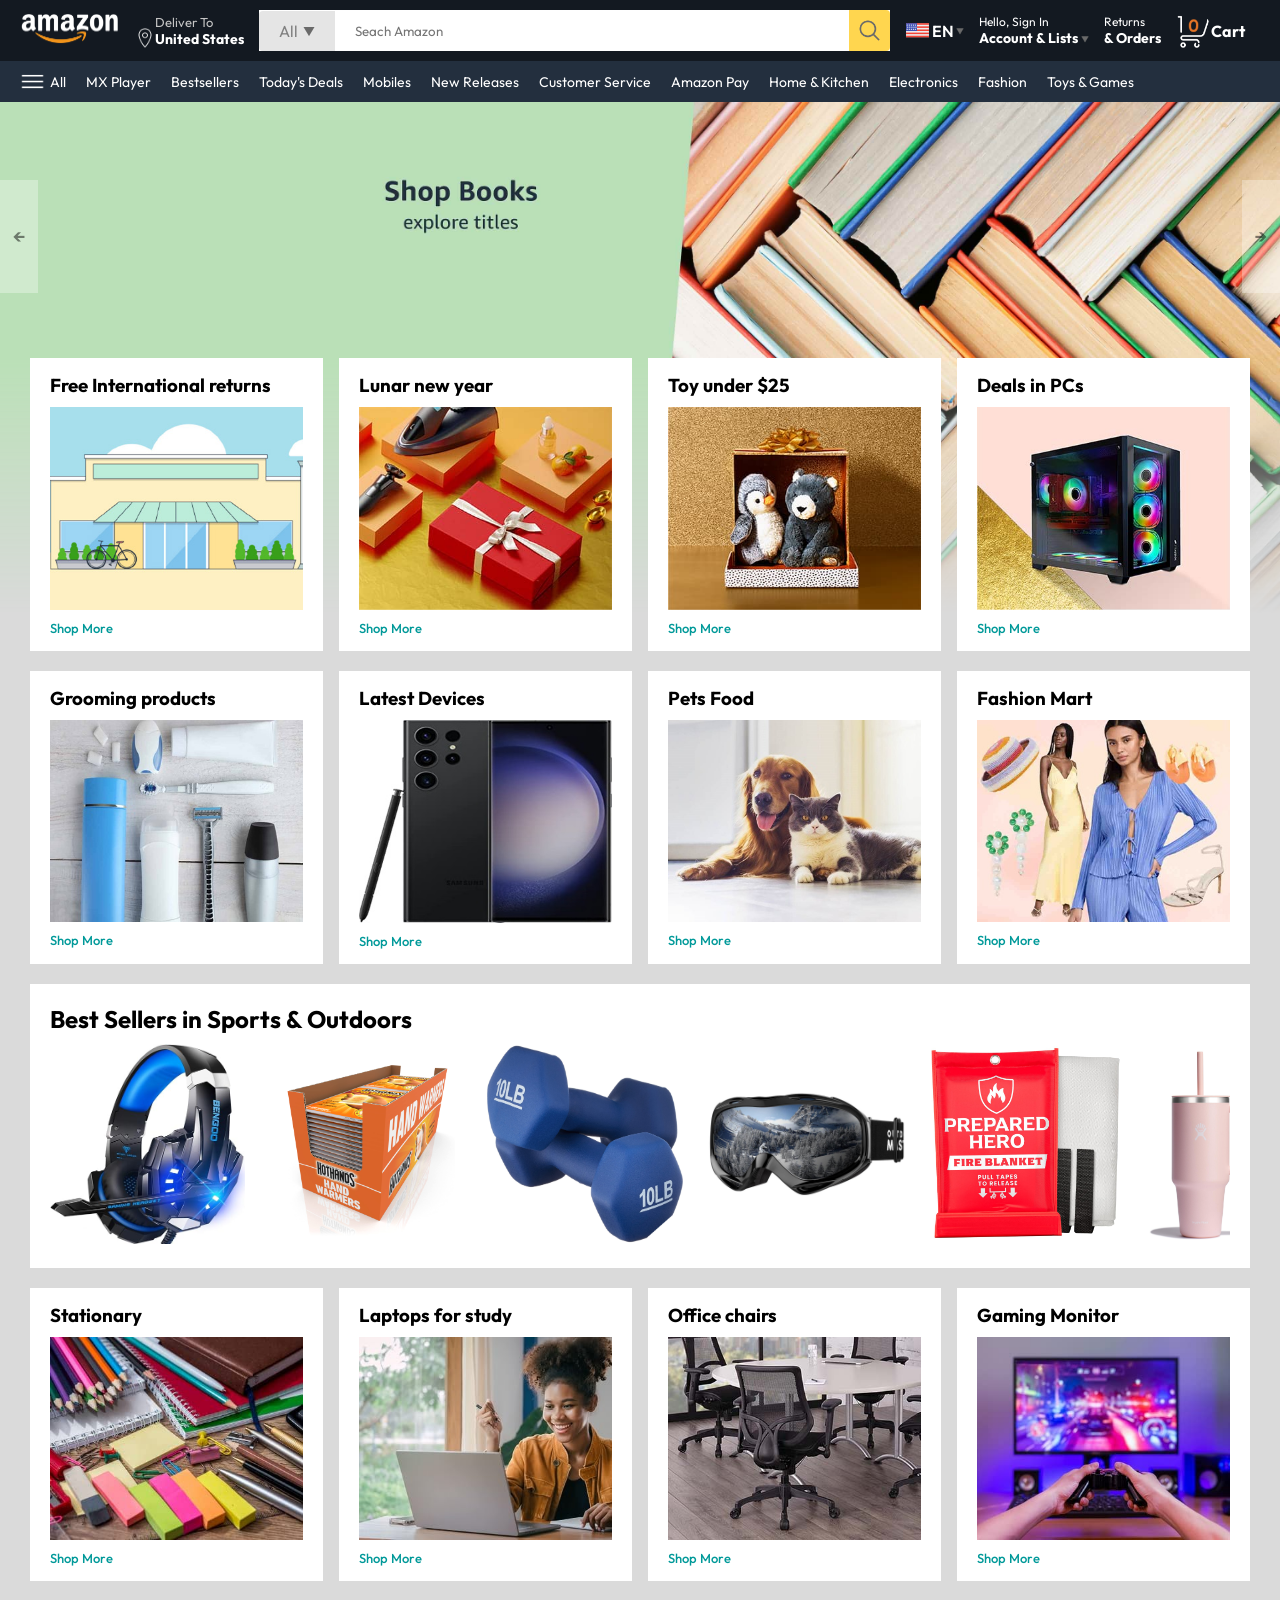
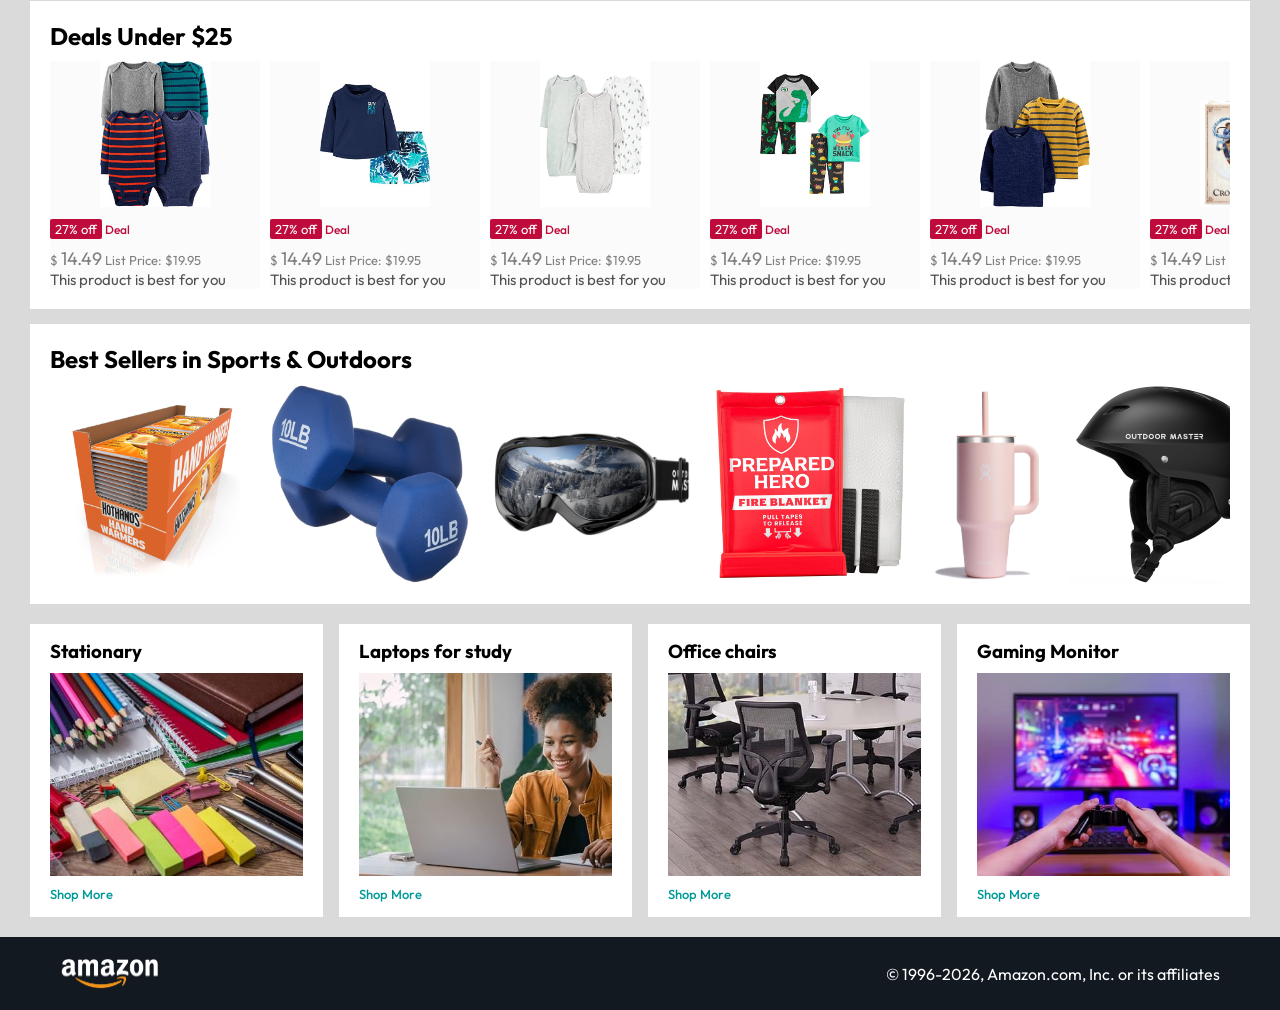
<file: index.html>
<!DOCTYPE html>
<html lang="en">
<head>
    <meta charset="UTF-8">
    <meta name="viewport" content="width=device-width, initial-scale=1.0">
    <title>Amazon</title>
    <link rel="stylesheet" href="style.css">
</head>
<body>
    <nav>
        <a href="index.html"><img src="assets/amazon_logo.png" width="100" alt=""></a>
        <div class="nav-country">
            <img src="assets/location_icon.png" height="20" alt="">
            <div>
                <p>Deliver To</p>
                <h1>United States</h1>
            </div>
        </div>
        <div class="nav-search">
            <div class="nav-search-category">
                <p>All</p>
                <img src="assets/dropdown_icon.png" height="12">
            </div>
            <input type="text" class="nav-search-input" placeholder="Seach Amazon">
            <img src="assets/search_icon.png" class="nav-search-icon" alt="">
        </div>
        <div class="nav-language">
            <img src="assets/us_flag.png" width="25px" alt="">
            <p>EN</p>
            <img src="assets/dropdown_icon.png" width="8px" alt="">
        </div>
        <div class="nav-text">
            <p>Hello, Sign In</p>
            <h1>Account & Lists <img src="assets/dropdown_icon.png" width="8px" alt=""></h1>
        </div>
        <div class="nav-text">
            <p>Returns</p>
            <h1>& Orders</h1>
        </div>
        <a href="#" class="mobile-user-icon" style="display: none;">
            <img src="assets/user.png" alt="">
        </a>
        <a href="cart.html" class="nav-cart">
            <img src="assets/cart_icon.png" width="35px" alt="">
            <h4>Cart</h4>
        </a>
    </nav>
    <div class="nav-bottom">
        <div>
            <img src="assets/menu_icon.png" width="25px" alt="">
            <p>All</p>
        </div>
        <p>MX Player</p>
        <p>Bestsellers</p>
        <p>Today's Deals</p>
        <p>Mobiles</p>
        <p>New Releases</p>
        <p>Customer Service</p>
        <p>Amazon Pay</p>
        <p>Home & Kitchen</p>
        <p>Electronics</p>
        <p>Fashion</p>
        <p>Toys & Games</p>
    </div>

    <div class="header-slider">
        <a href="#" class="control-prev">&#8592;</a>
        <a href="#" class="control-next">&#8594;</a>
        <ul>
            <img src="assets/header1.jpg" alt="" class="header-img">
            <img src="assets/header2.jpg" alt="" class="header-img">
            <img src="assets/header3.jpg" alt="" class="header-img">
            <img src="assets/header4.jpg" alt="" class="header-img">
            <img src="assets/header5.jpg" alt="" class="header-img">
            <img src="assets/header6.jpg" alt="" class="header-img">
        </ul>
    </div>

    <div class="box-row header-row">
        <div class="box-col">
            <h3>Free International returns</h3>
            <img src="assets/box1-1.jpg" alt="">
            <a href="#">Shop More</a>
        </div>
        <div class="box-col">
            <h3>Lunar new year</h3>
            <img src="assets/box1-2.jpg" alt="">
            <a href="#">Shop More</a>
        </div>
        <div class="box-col">
            <h3>Toy under $25</h3>
            <img src="assets/box1-3.jpg" alt="">
            <a href="#">Shop More</a>
        </div>
        <div class="box-col">
            <h3>Deals in PCs</h3>
            <img src="assets/box1-4.jpg" alt="">
            <a href="#">Shop More</a>
        </div>
    </div>

    <div class="box-row">
        <div class="box-col">
            <h3>Grooming products</h3>
            <img src="assets/box2-1.jpg" alt="">
            <a href="#">Shop More</a>
        </div>
        <div class="box-col">
            <h3>Latest Devices</h3>
            <img src="assets/box2-2.jpg" alt="">
            <a href="#">Shop More</a>
        </div>
        <div class="box-col">
            <h3>Pets Food</h3>
            <img src="assets/box2-3.jpg" alt="">
            <a href="#">Shop More</a>
        </div>
        <div class="box-col">
            <h3>Fashion Mart</h3>
            <img src="assets/box2-4.jpg" alt="">
            <a href="#">Shop More</a>
        </div>
    </div>

    <div class="product-slider">
        <h2>Best Sellers in Sports & Outdoors</h2>
        <div class="products">
            <a href="product.html"><img src="assets/product_img.jpg" alt=""></a>
            <img src="assets/product1-1.jpg" alt="">
            <img src="assets/product1-2.jpg" alt="">
            <img src="assets/product1-3.jpg" alt="">
            <img src="assets/product1-4.jpg" alt="">
            <img src="assets/product1-5.jpg" alt="">
            <img src="assets/product1-6.jpg" alt="">
            <img src="assets/product1-7.jpg" alt="">
            <img src="assets/product1-8.jpg" alt="">
            <img src="assets/product1-9.jpg" alt="">
            <img src="assets/product1-10.jpg" alt="">
        </div>
    </div>

    <div class="box-row">
        <div class="box-col">
            <h3>Stationary</h3>
            <img src="assets/box3-1.jpg" alt="">
            <a href="#">Shop More</a>
        </div>
        <div class="box-col">
            <h3>Laptops for study</h3>
            <img src="assets/box3-2.jpg" alt="">
            <a href="#">Shop More</a>
        </div>
        <div class="box-col">
            <h3>Office chairs</h3>
            <img src="assets/box3-3.jpg" alt="">
            <a href="#">Shop More</a>
        </div>
        <div class="box-col">
            <h3>Gaming Monitor</h3>
            <img src="assets/box3-4.jpg" alt="">
            <a href="#">Shop More</a>
        </div>
    </div>

    <div class="product-slider-with-price">
        <h2>Deals Under $25</h2>
        <div class="products">
            <div class="product-card">
                <div class="product-img-container">
                    <img src="assets/product2-1.jpg" alt="">
                </div>
                <div class="product-offer">
                    <p>27% off</p> <span>Deal</span>
                </div>
                <p class="product-d-price">$ <span>14.49</span> List Price: $19.95</p>
                <h4>This product is best for you</h4>
            </div>
            <div class="product-card">
                <div class="product-img-container">
                    <img src="assets/product2-2.jpg" alt="">
                </div>
                <div class="product-offer">
                    <p>27% off</p> <span>Deal</span>
                </div>
                <p class="product-d-price">$ <span>14.49</span> List Price: $19.95</p>
                <h4>This product is best for you</h4>
            </div>
            <div class="product-card">
                <div class="product-img-container">
                    <img src="assets/product2-3.jpg" alt="">
                </div>
                <div class="product-offer">
                    <p>27% off</p> <span>Deal</span>
                </div>
                <p class="product-d-price">$ <span>14.49</span> List Price: $19.95</p>
                <h4>This product is best for you</h4>
            </div>
            <div class="product-card">
                <div class="product-img-container">
                    <img src="assets/product2-4.jpg" alt="">
                </div>
                <div class="product-offer">
                    <p>27% off</p> <span>Deal</span>
                </div>
                <p class="product-d-price">$ <span>14.49</span> List Price: $19.95</p>
                <h4>This product is best for you</h4>
            </div>
            <div class="product-card">
                <div class="product-img-container">
                    <img src="assets/product2-5.jpg" alt="">
                </div>
                <div class="product-offer">
                    <p>27% off</p> <span>Deal</span>
                </div>
                <p class="product-d-price">$ <span>14.49</span> List Price: $19.95</p>
                <h4>This product is best for you</h4>
            </div>
            <div class="product-card">
                <div class="product-img-container">
                    <img src="assets/product2-6.jpg" alt="">
                </div>
                <div class="product-offer">
                    <p>27% off</p> <span>Deal</span>
                </div>
                <p class="product-d-price">$ <span>14.49</span> List Price: $19.95</p>
                <h4>This product is best for you</h4>
            </div>
            <div class="product-card">
                <div class="product-img-container">
                    <img src="assets/product2-7.jpg" alt="">
                </div>
                <div class="product-offer">
                    <p>27% off</p> <span>Deal</span>
                </div>
                <p class="product-d-price">$ <span>14.49</span> List Price: $19.95</p>
                <h4>This product is best for you</h4>
            </div>
            <div class="product-card">
                <div class="product-img-container">
                    <img src="assets/product2-8.jpg" alt="">
                </div>
                <div class="product-offer">
                    <p>27% off</p> <span>Deal</span>
                </div>
                <p class="product-d-price">$ <span>14.49</span> List Price: $19.95</p>
                <h4>This product is best for you</h4>
            </div>
            <div class="product-card">
                <div class="product-img-container">
                    <img src="assets/product2-9.jpg" alt="">
                </div>
                <div class="product-offer">
                    <p>27% off</p> <span>Deal</span>
                </div>
                <p class="product-d-price">$ <span>14.49</span> List Price: $19.95</p>
                <h4>This product is best for you</h4>
            </div>
            <div class="product-card">
                <div class="product-img-container">
                    <img src="assets/product2-10.jpg" alt="">
                </div>
                <div class="product-offer">
                    <p>27% off</p> <span>Deal</span>
                </div>
                <p class="product-d-price">$ <span>14.49</span> List Price: $19.95</p>
                <h4>This product is best for you</h4>
            </div>
            <div class="product-card">
                <div class="product-img-container">
                    <img src="assets/product2-11.jpg" alt="">
                </div>
                <div class="product-offer">
                    <p>27% off</p> <span>Deal</span>
                </div>
                <p class="product-d-price">$ <span>14.49</span> List Price: $19.95</p>
                <h4>This product is best for you</h4>
            </div>
            <div class="product-card">
                <div class="product-img-container">
                    <img src="assets/product2-12.jpg" alt="">
                </div>
                <div class="product-offer">
                    <p>27% off</p> <span>Deal</span>
                </div>
                <p class="product-d-price">$ <span>14.49</span> List Price: $19.95</p>
                <h4>This product is best for you</h4>
            </div>
        </div>
    </div>

    <div class="product-slider">
        <h2>Best Sellers in Sports & Outdoors</h2>
        <div class="products">
            <img src="assets/product1-1.jpg" alt="">
            <img src="assets/product1-2.jpg" alt="">
            <img src="assets/product1-3.jpg" alt="">
            <img src="assets/product1-4.jpg" alt="">
            <img src="assets/product1-5.jpg" alt="">
            <img src="assets/product1-6.jpg" alt="">
            <img src="assets/product1-7.jpg" alt="">
            <img src="assets/product1-8.jpg" alt="">
            <img src="assets/product1-9.jpg" alt="">
            <img src="assets/product1-10.jpg" alt="">
        </div>
    </div>

    <div class="box-row">
        <div class="box-col">
            <h3>Stationary</h3>
            <img src="assets/box3-1.jpg" alt="">
            <a href="#">Shop More</a>
        </div>
        <div class="box-col">
            <h3>Laptops for study</h3>
            <img src="assets/box3-2.jpg" alt="">
            <a href="#">Shop More</a>
        </div>
        <div class="box-col">
            <h3>Office chairs</h3>
            <img src="assets/box3-3.jpg" alt="">
            <a href="#">Shop More</a>
        </div>
        <div class="box-col">
            <h3>Gaming Monitor</h3>
            <img src="assets/box3-4.jpg" alt="">
            <a href="#">Shop More</a>
        </div>
    </div>

    <footer>
        <img src="assets/amazon_logo.png" width="100" alt="">
        <p>© 1996-2026, Amazon.com, Inc. or its affiliates</p>
    </footer>
</body>
<script src="script.js"></script>
</html>
</file>
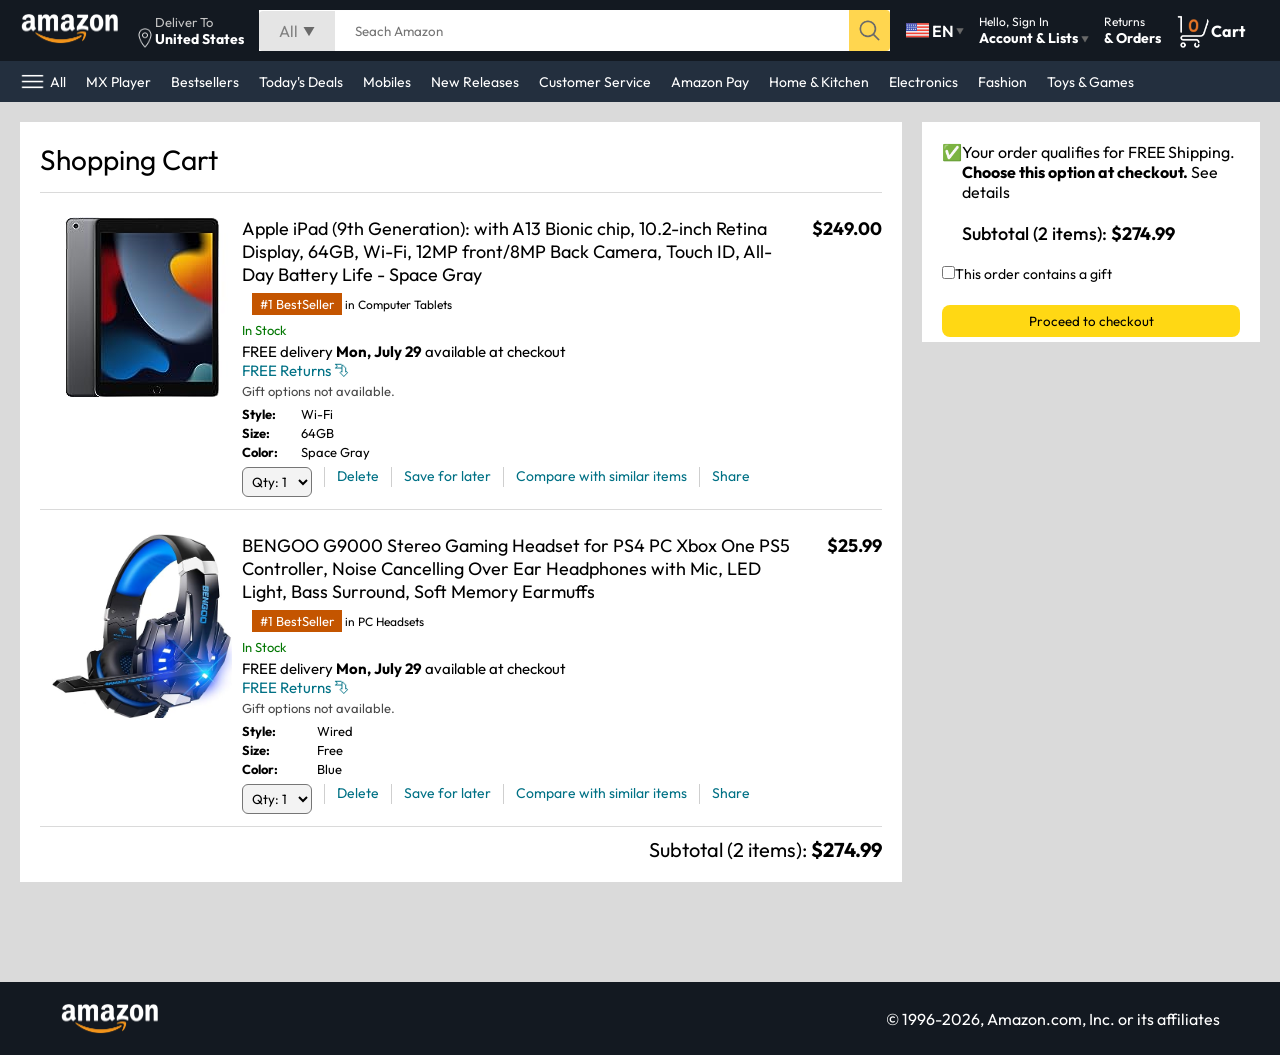
<file: cart.html>
<!DOCTYPE html>
<html lang="en">
<head>
    <meta charset="UTF-8">
    <meta name="viewport" content="width=device-width, initial-scale=1.0">
    <title>Cart</title>
    <link rel="stylesheet" href="cart.css">
    <link rel="stylesheet" href="style.css">
</head>
<body>
    <nav>
        <a href="index.html"><img src="assets/amazon_logo.png" width="100" alt=""></a>
        <div class="nav-country">
            <img src="assets/location_icon.png" height="20" alt="">
            <div>
                <p>Deliver To</p>
                <h1>United States</h1>
            </div>
        </div>
        <div class="nav-search">
            <div class="nav-search-category">
                <p>All</p>
                <img src="assets/dropdown_icon.png" height="12">
            </div>
            <input type="text" class="nav-search-input" placeholder="Seach Amazon">
            <img src="assets/search_icon.png" class="nav-search-icon" alt="">
        </div>
        <div class="nav-language">
            <img src="assets/us_flag.png" width="25px" alt="">
            <p>EN</p>
            <img src="assets/dropdown_icon.png" width="8px" alt="">
        </div>
        <div class="nav-text">
            <p>Hello, Sign In</p>
            <h1>Account & Lists <img src="assets/dropdown_icon.png" width="8px" alt=""></h1>
        </div>
        <div class="nav-text">
            <p>Returns</p>
            <h1>& Orders</h1>
        </div>
        <a href="#" class="mobile-user-icon" style="display: none;">
            <img src="assets/user.png" alt="">
        </a>
        <a href="" class="nav-cart">
            <img src="assets/cart_icon.png" width="35px" alt="">
            <h4>Cart</h4>
        </a>
    </nav>
    <div class="nav-bottom">
        <div>
            <img src="assets/menu_icon.png" width="25px" alt="">
            <p>All</p>
        </div>
        <p>MX Player</p>
        <p>Bestsellers</p>
        <p>Today's Deals</p>
        <p>Mobiles</p>
        <p>New Releases</p>
        <p>Customer Service</p>
        <p>Amazon Pay</p>
        <p>Home & Kitchen</p>
        <p>Electronics</p>
        <p>Fashion</p>
        <p>Toys & Games</p>
    </div>

    <div class="cart">
        <div class="cart-left">
            <h1>Shopping Cart</h1>
            <hr>
            <div class="product-cart-list">
                <img src="assets/ipad_img.jpg" alt="" width="180px">
                <div>
                    <div class="product-cart-titleprice">
                        <p>Apple iPad (9th Generation): with A13 Bionic chip, 10.2-inch Retina Display, 64GB,
                            Wi-Fi, 12MP front/8MP Back Camera, Touch ID, All-Day Battery Life - Space Gray</p>
                        <p><b>$249.00</b></p>
                    </div>
                    <p class="product-cart-bestseller"><span>#1 BestSeller</span> in Computer Tablets</p>
                    <p class="product-cart-stock">In Stock</p>
                    <p class="product-cart-delivery">FREE delivery <b>Mon, July 29</b> available at checkout</p>
                    <p class="product-cart-returns">FREE Returns &#11191</p>
                    <p class="product-cart-giftoption">Gift options not available. </p>

                    <div class="product-cart-specs">
                        <p><b>Style:</b></p><p>Wi-Fi</p>
                        <p><b>Size:</b></p><p>64GB</p>
                        <p><b>Color:</b></p><p>Space Gray</p>
                    </div>

                    <div class="cart-list-action">
                        <select name="" id="">
                            <option value="1">Qty: 1</option>
                            <option value="2">Qty: 2</option>
                            <option value="3">Qty: 3</option>
                            <option value="4">Qty: 4</option>
                            <option value="5">Qty: 5</option>
                        </select>
                        <hr>
                        <p class="action-btn">Delete</p>
                        <hr>
                        <p class="action-btn">Save for later</p>
                        <hr>
                        <p class="action-btn">Compare with similar items</p>
                        <hr>
                        <p class="action-btn">Share</p>
                    </div>
                </div>
            </div>
            <hr>
            <div class="product-cart-list">
                <img src="assets/product_img.jpg" alt="" width="180px">
                <div>
                    <div class="product-cart-titleprice">
                        <p>BENGOO G9000 Stereo Gaming Headset for PS4 PC Xbox One PS5 Controller, Noise 
                            Cancelling Over Ear Headphones with Mic, LED Light, Bass Surround, Soft Memory 
                            Earmuffs</p>
                        <p><b>$25.99</b></p>
                    </div>
                    <p class="product-cart-bestseller"><span>#1 BestSeller</span> in PC Headsets</p>
                    <p class="product-cart-stock">In Stock</p>
                    <p class="product-cart-delivery">FREE delivery <b>Mon, July 29</b> available at checkout</p>
                    <p class="product-cart-returns">FREE Returns &#11191</p>
                    <p class="product-cart-giftoption">Gift options not available. </p>

                    <div class="product-cart-specs">
                        <p><b>Style:</b></p><p>Wired</p>
                        <p><b>Size:</b></p><p>Free</p>
                        <p><b>Color:</b></p><p>Blue</p>
                    </div>

                    <div class="cart-list-action">
                        <select name="" id="">
                            <option value="1">Qty: 1</option>
                            <option value="2">Qty: 2</option>
                            <option value="3">Qty: 3</option>
                            <option value="4">Qty: 4</option>
                            <option value="5">Qty: 5</option>
                        </select>
                        <hr>
                        <p class="action-btn">Delete</p>
                        <hr>
                        <p class="action-btn">Save for later</p>
                        <hr>
                        <p class="action-btn">Compare with similar items</p>
                        <hr>
                        <p class="action-btn">Share</p>
                    </div>
                </div>
            </div>
            <hr>
            <div class="cart-list-subtotal">
                Subtotal (2 items): <b>$274.99</b>
            </div>
        </div>
        <div class="cart-right">
            <div class="cart-free-delivery">
                <p>&#x2705</p>
                <p>Your order qualifies for FREE Shipping. <b>Choose this option at checkout.</b> See details</p>
            </div>
            <p class="cart-subtotal">Subtotal (2 items): <b>$274.99</b></p>
            <p class="cart-right-gift"> <input type="checkbox" name="" id="">This order contains a gift</p>
            <button>Proceed to checkout</button>
        </div>
    </div>

    <footer class="footer-cart">
        <img src="assets/amazon_logo.png" width="100" alt="">
        <p>© 1996-2026, Amazon.com, Inc. or its affiliates</p>
    </footer>
</body>
</html>
</file>
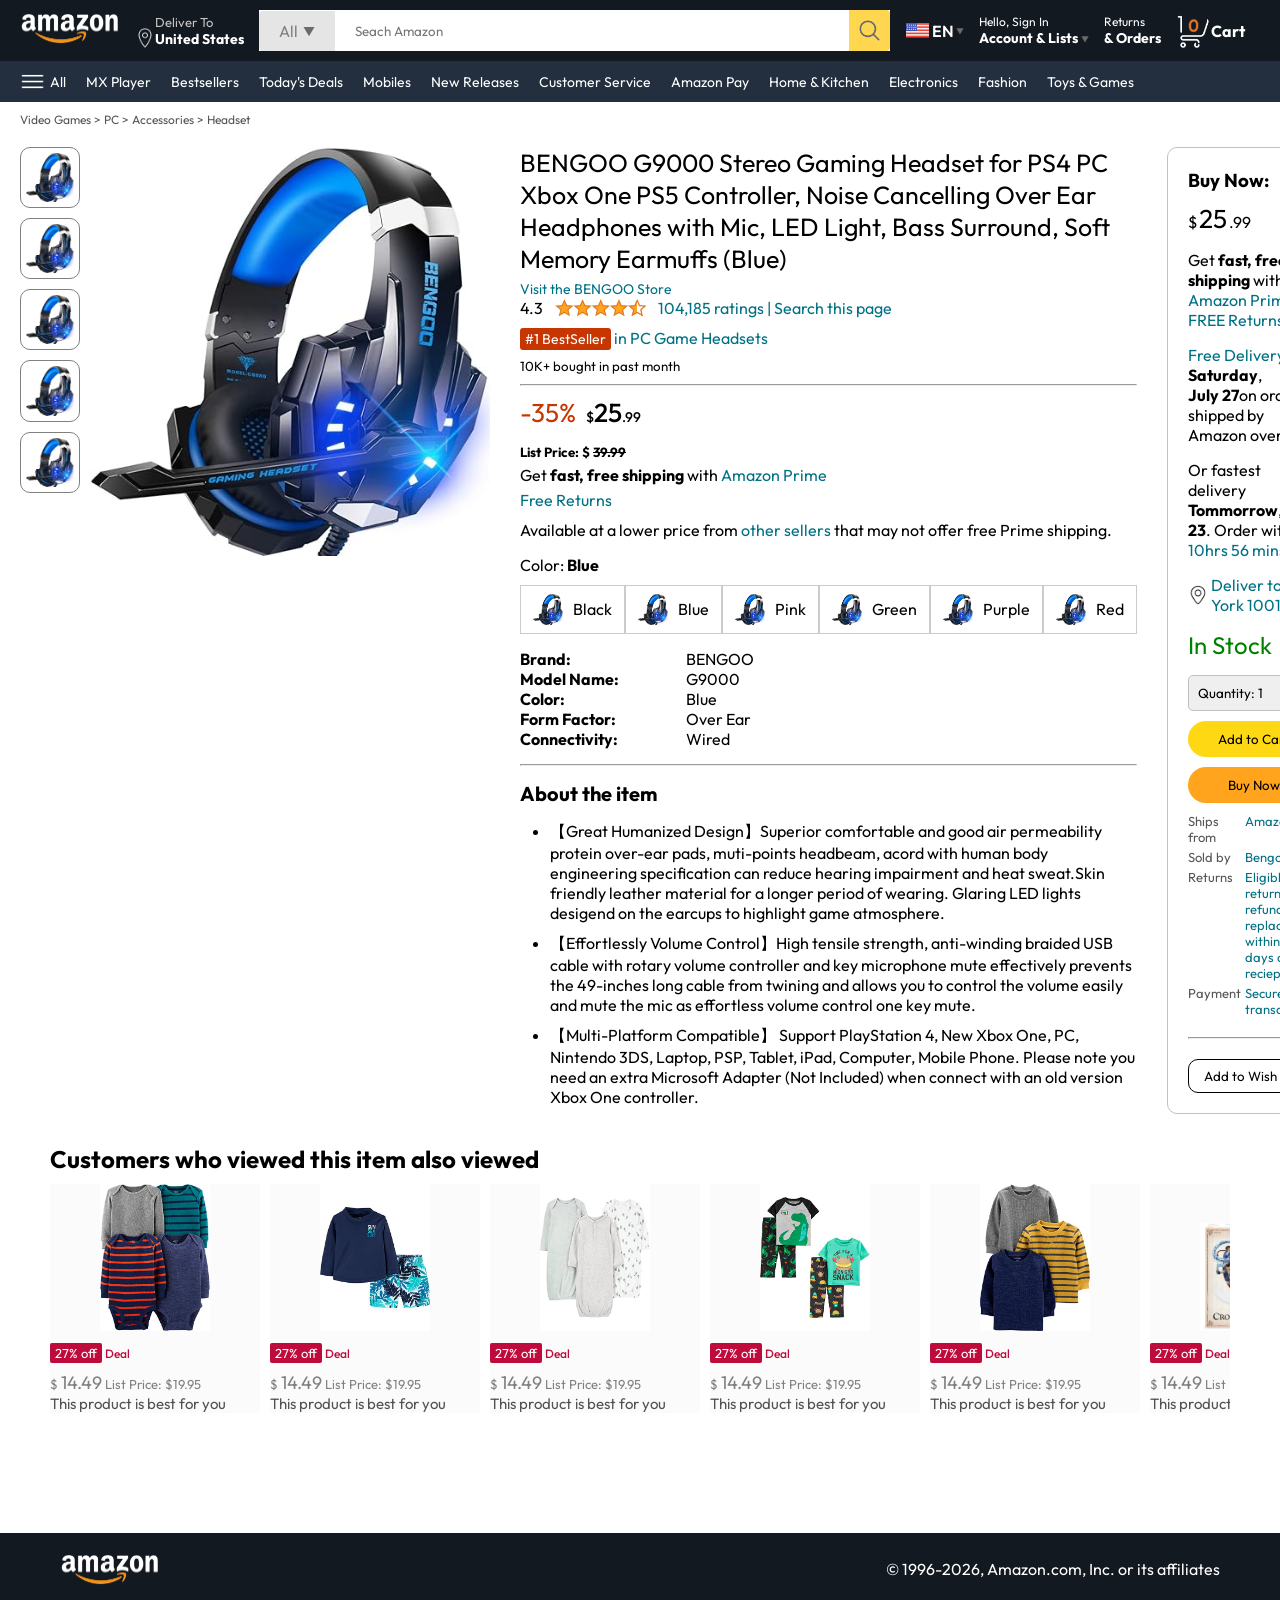
<file: product.html>
<!doctype html>
<html lang="en">
  <head>
    <meta charset="UTF-8" />
    <meta name="viewport" content="width=device-width, initial-scale=1.0" />
    <title>Product Page</title>
    <link rel="stylesheet" href="style.css" />
    <link rel="stylesheet" href="product.css" />
  </head>
  <body>
    <nav>
      <a href="index.html"><img src="assets/amazon_logo.png" width="100" alt="" /></a>
      <div class="nav-country">
        <img src="assets/location_icon.png" height="20" alt="" />
        <div>
          <p>Deliver To</p>
          <h1>United States</h1>
        </div>
      </div>
      <div class="nav-search">
        <div class="nav-search-category">
          <p>All</p>
          <img src="assets/dropdown_icon.png" height="12" />
        </div>
        <input
          type="text"
          class="nav-search-input"
          placeholder="Seach Amazon"
        />
        <img src="assets/search_icon.png" class="nav-search-icon" alt="" />
      </div>
      <div class="nav-language">
        <img src="assets/us_flag.png" width="25px" alt="" />
        <p>EN</p>
        <img src="assets/dropdown_icon.png" width="8px" alt="" />
      </div>
      <div class="nav-text">
        <p>Hello, Sign In</p>
        <h1>
          Account & Lists
          <img src="assets/dropdown_icon.png" width="8px" alt="" />
        </h1>
      </div>
      <div class="nav-text">
        <p>Returns</p>
        <h1>& Orders</h1>
      </div>
      <a href="#" class="mobile-user-icon" style="display: none;">
            <img src="assets/user.png" alt="">
        </a>
      <a href="cart.html" class="nav-cart">
        <img src="assets/cart_icon.png" width="35px" alt="" />
        <h4>Cart</h4>
      </a>
    </nav>
    <div class="nav-bottom">
      <div>
        <img src="assets/menu_icon.png" width="25px" alt="" />
        <p>All</p>
      </div>
      <p>MX Player</p>
      <p>Bestsellers</p>
      <p>Today's Deals</p>
      <p>Mobiles</p>
      <p>New Releases</p>
      <p>Customer Service</p>
      <p>Amazon Pay</p>
      <p>Home & Kitchen</p>
      <p>Electronics</p>
      <p>Fashion</p>
      <p>Toys & Games</p>
    </div>
    <p class="breadcrums">Video Games > PC > Accessories > Headset</p>

    <div class="product-display">

      <div class="product-d-image">
        <div class="product-icons">
          <img src="assets/product_img.jpg" width="60" alt="" />
          <img src="assets/product_img.jpg" width="60" alt="" />
          <img src="assets/product_img.jpg" width="60" alt="" />
          <img src="assets/product_img.jpg" width="60" alt="" />
          <img src="assets/product_img.jpg" width="60" alt="" />
        </div>
        <div class="product-main-image">
          <img src="assets/product_img.jpg" width="400" alt="" />
        </div>
      </div>
      <div class="product-d-details">
        <p class="product-title">
          BENGOO G9000 Stereo Gaming Headset for PS4 PC Xbox One PS5 Controller,
          Noise Cancelling Over Ear Headphones with Mic, LED Light, Bass
          Surround, Soft Memory Earmuffs (Blue)
        </p>
        <p class="brand-store">Visit the BENGOO Store</p>
        <div class="product-rating">
            <div>
                <div>4.3 <img src="assets/rating_img.png" height="20px"></div>
                <p>104,185 ratings | Search this page</p>
            </div>
            <p><span>#1 BestSeller</span> in PC Game Headsets</p>
            <h5>10K+ bought in past month</h5>
            <hr>
        </div>
        <div class="product-price">
            <div>
                <p>-35%</p>
                <h1>$<span>25</span>.99</h1>
            </div>
            <h5>List Price: $ <span>39.99</span></h5>
            <p>Get <b>fast, free shipping</b> with <span>Amazon Prime</span></p>
            <p><span>Free Returns</span></p>
            <p><spanJoin prime to buy this item at $22.99></span></p>
            <p>Available at a lower price from <span>other sellers</span> that may not offer free Prime shipping.</p>
        </div>
        <div class="product-color-selection">
            <p>Color: <b>Blue</b></p>
            <div class="product-color-options">
                <div class="option">
                    <img src="assets/product_img.jpg" width="30px">
                    <p>Black</p>
                </div>
                <div class="option">
                    <img src="assets/product_img.jpg" width="30px">
                    <p>Blue</p>
                </div>
                <div class="option">
                    <img src="assets/product_img.jpg" width="30px">
                    <p>Pink</p>
                </div>
                <div class="option">
                    <img src="assets/product_img.jpg" width="30px">
                    <p>Green</p>
                </div>
                <div class="option">
                    <img src="assets/product_img.jpg" width="30px">
                    <p>Purple</p>
                </div>
                <div class="option">
                    <img src="assets/product_img.jpg" width="30px">
                    <p>Red</p>
                </div>
            </div>
        </div>
        <div class="product-info">
            <p><b>Brand:</b></p><p>BENGOO</p>
            <p><b>Model Name:</b></p><p>G9000</p>
            <p><b>Color:</b></p><p>Blue</p>
            <p><b>Form Factor:</b></p><p>Over Ear</p>
            <p><b>Connectivity:</b></p><p>Wired</p>
        </div>
        <hr>
        <div class="product-description">
            <h1>About the item</h1>
            <ul>
                <li>
                    【Great Humanized Design】Superior comfortable and good air permeability protein over-ear pads,
                     muti-points headbeam, acord with human body engineering specification can reduce hearing 
                     impairment and heat sweat.Skin friendly leather material for a longer period of wearing. 
                     Glaring LED lights desigend on the earcups to highlight game atmosphere.
                </li>
                <li>
                    【Effortlessly Volume Control】High tensile strength, anti-winding braided USB cable with rotary
                     volume controller and key microphone mute effectively prevents the 49-inches long cable from
                      twining and allows you to control the volume easily and mute the mic as effortless volume 
                      control one key mute.</li>
                    <li>
                        【Multi-Platform Compatible】 Support PlayStation 4, New Xbox One, PC, Nintendo 3DS, Laptop,
                         PSP, Tablet, iPad, Computer, Mobile Phone. Please note you need an extra Microsoft Adapter
                          (Not Included) when connect with an old version Xbox One controller.
                    </li>
                </ul>

        </div>
      </div>

      <div class="product-d-purchase">
        <div class="title">
            <h3>Buy Now:</h3><img src="assets/circle_icon.png" width="20px">
        </div>
        <h1 class="price">$<span>25</span>.99</h1>
        <div class="gap">
            <p>Get <b>fast, free shipping</b> with <span>Amazon Prime</span></p>
            <p><span>FREE Returns</span></p>
        </div>
        <div class="gap">
            <p><span>Free Delivery</span> <b>Saturday</b>,</p>
            <p><b>July 27</b>on orders shipped by Amazon over $35</p>
        </div>
        <div class="gap">
            <p>Or fastest delivery <b>Tommorrow</b>,<b>July 23</b>. Order within 
                <span>10hrs 56 mins</span></p>
        </div>
        <div class="delivery-location">
          <img src="assets/location_icon_dark.png" width="20px">
          <p><span>Deliver to New York 10014</span></p>
        </div>
        <h2 class="product-stock">In Stock</h2>
        <select class="product-quantity">
            <option value="1">Quantity: 1</option>
            <option value="2">Quantity: 2</option>
            <option value="3">Quantity: 3</option>
            <option value="4">Quantity: 4</option>
            <option value="5">Quantity: 5</option>
        </select>
        <button class="btn">Add to Cart</button>
        <button class="btn product-buy">Buy Now</button>
        <div class="product-seller-info">
          <p>Ships from</p><p><span>Amazon</span></p>
          <p>Sold by</p><p><span>Bengoo Inc.</span></p>
          <p>Returns</p><p><span>Eligible for return, refund or replacement within 30 days of reciept</span></p>
          <p>Payment</p><p><span>Secure transaction</span></p>
        </div>
        <hr>
        <button class="product-add-list">Add to Wish List</button>
      </div>
    </div>

    <div class="product-slider-with-price">
        <h2>Customers who viewed this item also viewed</h2>
        <div class="products">
            <div class="product-card">
                <div class="product-img-container">
                    <img src="assets/product2-1.jpg" alt="">
                </div>
                <div class="product-offer">
                    <p>27% off</p> <span>Deal</span>
                </div>
                <p class="product-d-price">$ <span>14.49</span> List Price: $19.95</p>
                <h4>This product is best for you</h4>
            </div>
            <div class="product-card">
                <div class="product-img-container">
                    <img src="assets/product2-2.jpg" alt="">
                </div>
                <div class="product-offer">
                    <p>27% off</p> <span>Deal</span>
                </div>
                <p class="product-d-price">$ <span>14.49</span> List Price: $19.95</p>
                <h4>This product is best for you</h4>
            </div>
            <div class="product-card">
                <div class="product-img-container">
                    <img src="assets/product2-3.jpg" alt="">
                </div>
                <div class="product-offer">
                    <p>27% off</p> <span>Deal</span>
                </div>
                <p class="product-d-price">$ <span>14.49</span> List Price: $19.95</p>
                <h4>This product is best for you</h4>
            </div>
            <div class="product-card">
                <div class="product-img-container">
                    <img src="assets/product2-4.jpg" alt="">
                </div>
                <div class="product-offer">
                    <p>27% off</p> <span>Deal</span>
                </div>
                <p class="product-d-price">$ <span>14.49</span> List Price: $19.95</p>
                <h4>This product is best for you</h4>
            </div>
            <div class="product-card">
                <div class="product-img-container">
                    <img src="assets/product2-5.jpg" alt="">
                </div>
                <div class="product-offer">
                    <p>27% off</p> <span>Deal</span>
                </div>
                <p class="product-d-price">$ <span>14.49</span> List Price: $19.95</p>
                <h4>This product is best for you</h4>
            </div>
            <div class="product-card">
                <div class="product-img-container">
                    <img src="assets/product2-6.jpg" alt="">
                </div>
                <div class="product-offer">
                    <p>27% off</p> <span>Deal</span>
                </div>
                <p class="product-d-price">$ <span>14.49</span> List Price: $19.95</p>
                <h4>This product is best for you</h4>
            </div>
            <div class="product-card">
                <div class="product-img-container">
                    <img src="assets/product2-7.jpg" alt="">
                </div>
                <div class="product-offer">
                    <p>27% off</p> <span>Deal</span>
                </div>
                <p class="product-d-price">$ <span>14.49</span> List Price: $19.95</p>
                <h4>This product is best for you</h4>
            </div>
            <div class="product-card">
                <div class="product-img-container">
                    <img src="assets/product2-8.jpg" alt="">
                </div>
                <div class="product-offer">
                    <p>27% off</p> <span>Deal</span>
                </div>
                <p class="product-d-price">$ <span>14.49</span> List Price: $19.95</p>
                <h4>This product is best for you</h4>
            </div>
            <div class="product-card">
                <div class="product-img-container">
                    <img src="assets/product2-9.jpg" alt="">
                </div>
                <div class="product-offer">
                    <p>27% off</p> <span>Deal</span>
                </div>
                <p class="product-d-price">$ <span>14.49</span> List Price: $19.95</p>
                <h4>This product is best for you</h4>
            </div>
            <div class="product-card">
                <div class="product-img-container">
                    <img src="assets/product2-10.jpg" alt="">
                </div>
                <div class="product-offer">
                    <p>27% off</p> <span>Deal</span>
                </div>
                <p class="product-d-price">$ <span>14.49</span> List Price: $19.95</p>
                <h4>This product is best for you</h4>
            </div>
            <div class="product-card">
                <div class="product-img-container">
                    <img src="assets/product2-11.jpg" alt="">
                </div>
                <div class="product-offer">
                    <p>27% off</p> <span>Deal</span>
                </div>
                <p class="product-d-price">$ <span>14.49</span> List Price: $19.95</p>
                <h4>This product is best for you</h4>
            </div>
            <div class="product-card">
                <div class="product-img-container">
                    <img src="assets/product2-12.jpg" alt="">
                </div>
                <div class="product-offer">
                    <p>27% off</p> <span>Deal</span>
                </div>
                <p class="product-d-price">$ <span>14.49</span> List Price: $19.95</p>
                <h4>This product is best for you</h4>
            </div>
        </div>
    </div>

    <footer class="product-footer">
      <img src="assets/amazon_logo.png" width="100" alt="" />
      <p>© 1996-2026, Amazon.com, Inc. or its affiliates</p>
    </footer>
  </body>
  <script src="script.js"></script>
</html>
</file>
<file: style.css>
@import url('https://fonts.googleapis.com/css2?family=Baloo+Bhai+2:wght@400..800&family=Outfit:wght@100..900&display=swap');

* {
    padding: 0;
    margin: 0;
    box-sizing: border-box;
    font-family: "Outfit", sans-serif;
}

body {
    background-color: #dadada;
}

a {
    text-decoration: none;
    color: inherit;
}

/* Navbar  */
nav {
    display: flex;
    justify-content: space-between;
    align-items: center;
    background-color: #131921;
    padding: 10px 20px;
    color: #fff;
}

.nav-country {
    display: flex;
    align-items: end;
    margin-left: 15px;
    font-size: 13px;
    color: #c4c4c4;
}

.nav-country h1 {
    font-size: 14px;
    color: white;
}

.nav-search {
    flex: 1; /*This will take entire row*/
    display: flex;
    align-items: center;
    background: #fff;
    color: gray;
    max-width: 1000px;
    border: 4px;
    margin-left: 15px;
}

.nav-search-category {
    display: flex;
    align-items: center;
    padding: 10px 20px;
    gap: 5px;
    background: #e5e5e5;
    border-radius: 4px 0 0 4px;
}

.nav-search-input {
    border: none;
    outline: none;
    width: 100%;
    padding-left: 20px;
}

.nav-search-icon {
    max-width: 41px;
    padding: 8px;
    background: #ffd64f;
    border-radius: 0 4px 4px 0;
}

.nav-language {
    display: flex;
    align-items: center;
    gap: 2px;
    font-weight: 600;
    margin-left: 15px;
}

.nav-text {
    padding-left: 15px;
}
.nav-text p {
    font-size: 12px;
}

.nav-text h1 {
    font-size: 14px;
}

.nav-cart {
    display: flex;
    align-items: center;
    padding: 0px 15px;
}

.nav-bottom {
    display: flex;
    align-items: center;
    gap: 20px;
    padding: 8px 20px;
    background-color: #232f3e;
    color: white;
    font-size: 14px;
}

.nav-bottom div {
    display: flex;
    align-items: center;
    gap: 5px;
    font-width: 500;
}

/* Header slider  */
.header-slider ul {
    display: flex;
    overflow-y: hidden;
}
.header-img {
    max-width: 100%;
    mask-image: linear-gradient(to bottom, #000000 50%, transparent 100%);
}
.header-slider a {
    position: absolute;
    top: 20%;
    z-index: 1;
    padding: 5vh 1vw;
    background: #ffffff4f;
    color: #0000007b;
    text-decoration: none;
    font-weight: 600;
    font-size: 18px;
    cursor: pointer;
}
.control-next {
    right: 0;
}

/* Rows  */
.box-row {
    display: flex;
    flex-wrap: wrap;
    row-gap: 20px;
    justify-content: space-between;
    margin: 20px 30px;
}

.box-col {
    display: flex;
    flex-direction: column;
    gap: 10px;
    padding: 15px 20px;
    background: #fff;
    max-width: 24%;
    min-height: 200px;
    z-index: 1;
}

.box-col a {
    font-size: 13px;
    color: #009999;
    font-weight: 500;
}

.header-row {
    margin-top: -20vw;
}

.product-slider {
    background: #fff;
    margin: 0 30px;
    padding: 20px;
    margin-bottom: 15px;
}

.product-slider .products {
    display: flex;
    overflow-x: auto;
    gap: 20px;
    margin-top: 10px;
}

.product-slider .products img {
    max-width: 200px;
    max-height: 200px;
}

.product-slider .products::-webkit-scrollbar {
    display: none;
}

.product-slider-with-price {
    background: #fff;
    margin: 0 30px;
    padding: 20px;
    margin-bottom: 15px;
}

.product-slider-with-price .products {
    display: flex;
    overflow-x: auto;
    gap: 10px;
    margin-top: 10px;
}

.product-slider-with-price .products::-webkit-scrollbar {
    display: none;
}

.product-card {
    display: flex;
    flex-direction: column;
    justify-content: end;
    min-width: 210px;
    background: #fbfbfb;
}

.product-card img {
    width: 110px;
    margin: 0 50px;
}
.product-offer p{
    background: #be0b3b;
    color: white;
    display: inline-block;
    padding: 2px 5px;
    border-radius: 2px;
    margin: 8px 0;
    font-size: 13px;
}
.product-offer span {
    color: #be0b3b;
    font-weight: 500;
    font-size: 12px;
}
.product-d-price {
    color: gray;
    font-size: 13px;
}
.product-card h4 {
    font-size: 15px;
    color: #525252;
    font-weight: 400;
}
.product-d-price span {
    font-size: 18px;
}
footer {
    display: flex;
    justify-content: space-between;
    align-items: center;
    background: #131921;
    color: white;
    padding: 20px 60px;
}


/* -----------MEDIA QUERIES-----------  */

@media only screen and (max-width: 900px) {
    nav {
        flex-wrap: wrap;
    }
    .nav-search {
        order: 7;
        margin: 15px 0 7px;
        min-width: 300px;
    }
    .nav-bottom{
        font-size: 15px;
        gap: 15px;
        overflow-x: scroll;
    }
    .nav-bottom p {
        text-wrap: nowrap;
    }
    .nav-bottom::-webkit-scrollbar {
        display: none;
    }
    .box-col {
        max-width: 48%;
    }
}
@media only screen and (max-width: 600px) {
    .nav-country {
        display: none;
    }
    .nav-language {
        display: none;
    }
    .nav-text {
        display: none;
    }
    .nav-bottom{
        font-size: 13px;
        gap: 10px;
        overflow-x: scroll;
    }
    .nav-bottom::-webkit-scrollbar {
        display: none;
    }
    .nav-bottom p {
        text-wrap: nowrap;
    }
    .mobile-user-icon {
        display: flex !important;
        flex: 1;
        justify-content: flex-end;

    }
    .mobile-user-icon img {
        width: 25px;
    }
    .nav-cart h4 {
        display: none;
    }
    .nav-cart img {
        width: 25px;
    }
    .header-slider a{
        top: 24%;
        padding: 2vh 1vw;
        font-size: 15px;
    }
    .box-col {
        max-width: 100%;
        width: 100%;
    }
    footer {
        justify-content: center;
        flex-direction: column;
        font-size: 14px;
    }
}
</file>
<file: cart.css>
.cart {
    display: flex;
    gap: 20px;
    margin: 20px;
}
.cart-left {
    background-color: white;
    padding: 20px;
}
.cart-left h1 {
    font-weight: 400;
    font-size: 28px;
    margin-bottom: 15px;
}
.cart-left hr {
    border: none;
    height: 1px;
    background-color: #dadada;
    
}
.product-cart-list {
    display: flex;
    align-items: start;
    gap: 10px;
    padding: 24px 0 12px 12px;
}
.product-cart-titleprice {
    display: flex;
    gap: 20px;
    font-size: 18px;
}
.product-cart-bestseller {
    font-size: 12px;
    margin: 10px;
}
.product-cart-bestseller span {
    font-size: 13px;
    background-color: #c45500;
    color: white;
    padding: 3px 8px;
}
.product-cart-stock {
    font-size: 13px;
    color: #007600;
    margin: 4px 0;
}
.product-cart-delivery {
    font-size: 15px;
}
.product-cart-returns {
    font-size: 15px;
    color: #007185;
    font-weight: 400;
}
.product-cart-giftoption {
    color: #494949;
    font-size: 13px;
    margin: 3px 0;
}
.product-cart-giftoption span {
    color: #007185;
}
.product-cart-specs {
    max-width: 150px;
    display: grid;
    grid-template-columns: auto auto;
    row-gap: 3px;
    font-size: 13px;
    margin: 7px 0;
}
.cart-list-action {
    display: flex;
    gap: 12px;
    font-size: 14px;
    color: #007185;
}
.cart-list-action hr {
    height: 20px;
    width: 1px;
    background-color: #cfcfcf;
}
.cart-list-action select {
    padding: 5px;
    border-radius: 6px;
    background-color: #f3f3f3;
}
.cart-list-subtotal{
    text-align: right;
    font-size: 20px;
    margin-top: 10px;
}
.cart-right {
    background-color: white;
    padding: 20px;
    max-height: 220px;
    min-width: 280px;

}
.cart-free-delivery {
    display: flex;
    font-style: 13px;
}
.cart-subtotal {
    margin: 20px;
    font-size: 18px;
    font-weight: 500;
}
.cart-right-gift {
    margin: 7px 0;
    font-size: 14px;
}
.cart-right button {
    width: 100%;
    height: 32px;
    margin: 15px 0;
    background-color: #ffd814;
    border: none;
    border-radius: 8px;
    cursor: pointer;
}
.cart-right button:hover{
    background-color: #ebc712;
}
.footer-cart {
    margin-top: 100px;
}

/* media queries  */

@media only screen and (max-width: 900px) {
    .cart {
        flex-wrap: wrap;
    }
}
@media only screen and (max-width: 600px) {
    .product-cart-list {
        padding: 24px 0;
    }
    .product-cart-list img {
        width: 80px;
    }
    .product-cart-titleprice {
        flex-wrap: wrap;
        font-size: 14px;
    }
    .product-cart-delivery {
        font-size: 13px;
    }
    .cart-list-action .action-btn:nth-last-child(1){
        display: none ;
    }
    .cart-list-action hr:nth-last-child(2){
        display: none ;
    }
    .cart-list-action .action-btn:nth-last-child(3){
        display: none ;
    }
    .cart-list-action hr:nth-last-child(4){
        display: none ;
    }
    .cart-right {
        min-width: 100%;
    }
}
</file>
<file: product.css>
body {
    background: white;
}
.breadcrums {
    padding: 10px 20px;
    font-size: 12px;
    color: #565656;
}

.product-display {
    min-height: 100%;
    padding: 10px 20px;
    display: flex;
}
.product-d-image {
    display: flex;
    gap: 10px;
}
.product-icons {
    display: flex;
    flex-direction: column;
    gap: 10px;
}
.product-icons img {
    border: 1px solid gray;
    border-radius: 10px;
    padding: 5px;
}

.product-d-details {
    margin: 0 30px;
}
.product-title {
    font-size: 25px;
}
.brand-store {
    margin-top: 5px;
    color: #007185;
    font-size: 14px;
}
.product-rating {
    display: flex;
    flex-direction: column;
    gap: 10px;
}
.product-rating div {
    display: flex;
    align-items: center;
    gap: 10px;
}
.product-rating p {
    color: #007185;
}
.product-rating p span {
    color: #fff;
    background: #c73500;
    padding: 2px 5px;
    border-radius: 3px;
    font-size: 14px;
}
.product-rating h5 {
    font-weight: 400;
}
.product-price {
    display: flex;
    flex-direction: column;
    gap: 5px;
}
.product-price div {
    display: flex;
    align-items: center;
    gap: 10px;
    margin: 10px 0;
}
.product-price div p {
    font-size: 26px;
    color: #c73500;
}
.product-price div h1 {
    font-size: 14px;
    font-weight: 500;
}
.product-price div h1 span {
    font-size: 26px;
    font-weight: 500;
}
.product-price div h5 {
    color: #565656;
    font-weight: 400;
}
.product-price h5 span {
    text-decoration: line-through;
}
.product-price p span {
    color: #007185;
}
.product-color-selection {
    margin: 15px 0;
}
.product-color-options {
    display: flex;
    justify-content: space-between;
    margin-top: 10px;
}
.option {
    display: flex;
    align-items: center;
    padding: 8px 12px;
    border: 1px solid #cbcbcb;
    gap: 10px;
}
.product-info {
    display: grid;
    grid-template-columns: auto auto;
    max-width: 300px;
    margin-bottom: 15px;
}
.product-description h1 {
    font-size: 20px;
    margin: 15px 0;
}
.product-description ul {
    display: flex;
    flex-direction: column;
    gap: 10px;
    margin-left: 30px;
}
.product-d-purchase {
    width: 100%;
    max-width: 280px;
    border: 1px solid #c1c1c1;
    border-radius: 10px;
    padding: 20px;
}
.product-d-purchase .title {
    display: flex;
    justify-content: space-between;
    align-items: center;
}
.product-d-purchase .price {
    font-size: 16px;
    font-weight: 400;
    margin: 10px 0;
}
.product-d-purchase .price span {
    font-size: 26px;
    padding: 2px;
}
.product-d-purchase .gap {
    margin: 15px 0;
}
.product-d-purchase p span {
    color: #007185;
}
.delivery-location {
    display: flex;
    align-items: center;
    gap: 3px;
}
.product-stock {
    margin: 15px 0;
    color: green;
    font-weight: 400;
}
.product-quantity {
    padding: 8px 5px;
    outline: none;
    border-radius: 5px;
    width: 100%;
    background: #efefef;
    border-color: #c1c1c1;
}
.product-d-purchase .btn {
    outline: none;
    border: none;
    background-color: #ffd814;
    width: 100%;
    padding: 10px 0;
    margin-top: 10px;
    border-radius: 50px;
    cursor: pointer;
}
.product-d-purchase .product-buy {
    background-color: #ffa41c;
}
.product-seller-info {
    margin-top: 10px;
    display: grid;
    grid-template-columns: auto auto;
    gap: 4px;
    font-size: 13px;
    color: #565656;
}
.product-seller-info span{
    color: #007185;
}
.product-d-purchase hr {
    margin: 20px 0;
}
.product-add-list {
    width: 100%;
    padding: 8px 15px;
    border-radius: 10px;
    border: 1px solid #000;
    text-align: start;
    background-color: #fff;
    cursor: pointer;
}
.product-footer {
    margin-top: 100px;
}

/* Media queries  */
@media only screen and (max-width: 900px) {
    .product-display {
        flex-wrap: wrap;
    }
}
@media only screen and (max-width: 600px) {
    .product-icons {
        display: none;
    }
    .product-main-image img{
        width: 100%;
        size: 20px;
    }
    .option {
        padding: 6px 8px;
    }
    .option p {
        display: none;
    }
    .product-d-purchase {
        max-width: 90%;
        margin: 20px auto 10px;
    }
}
</file>
